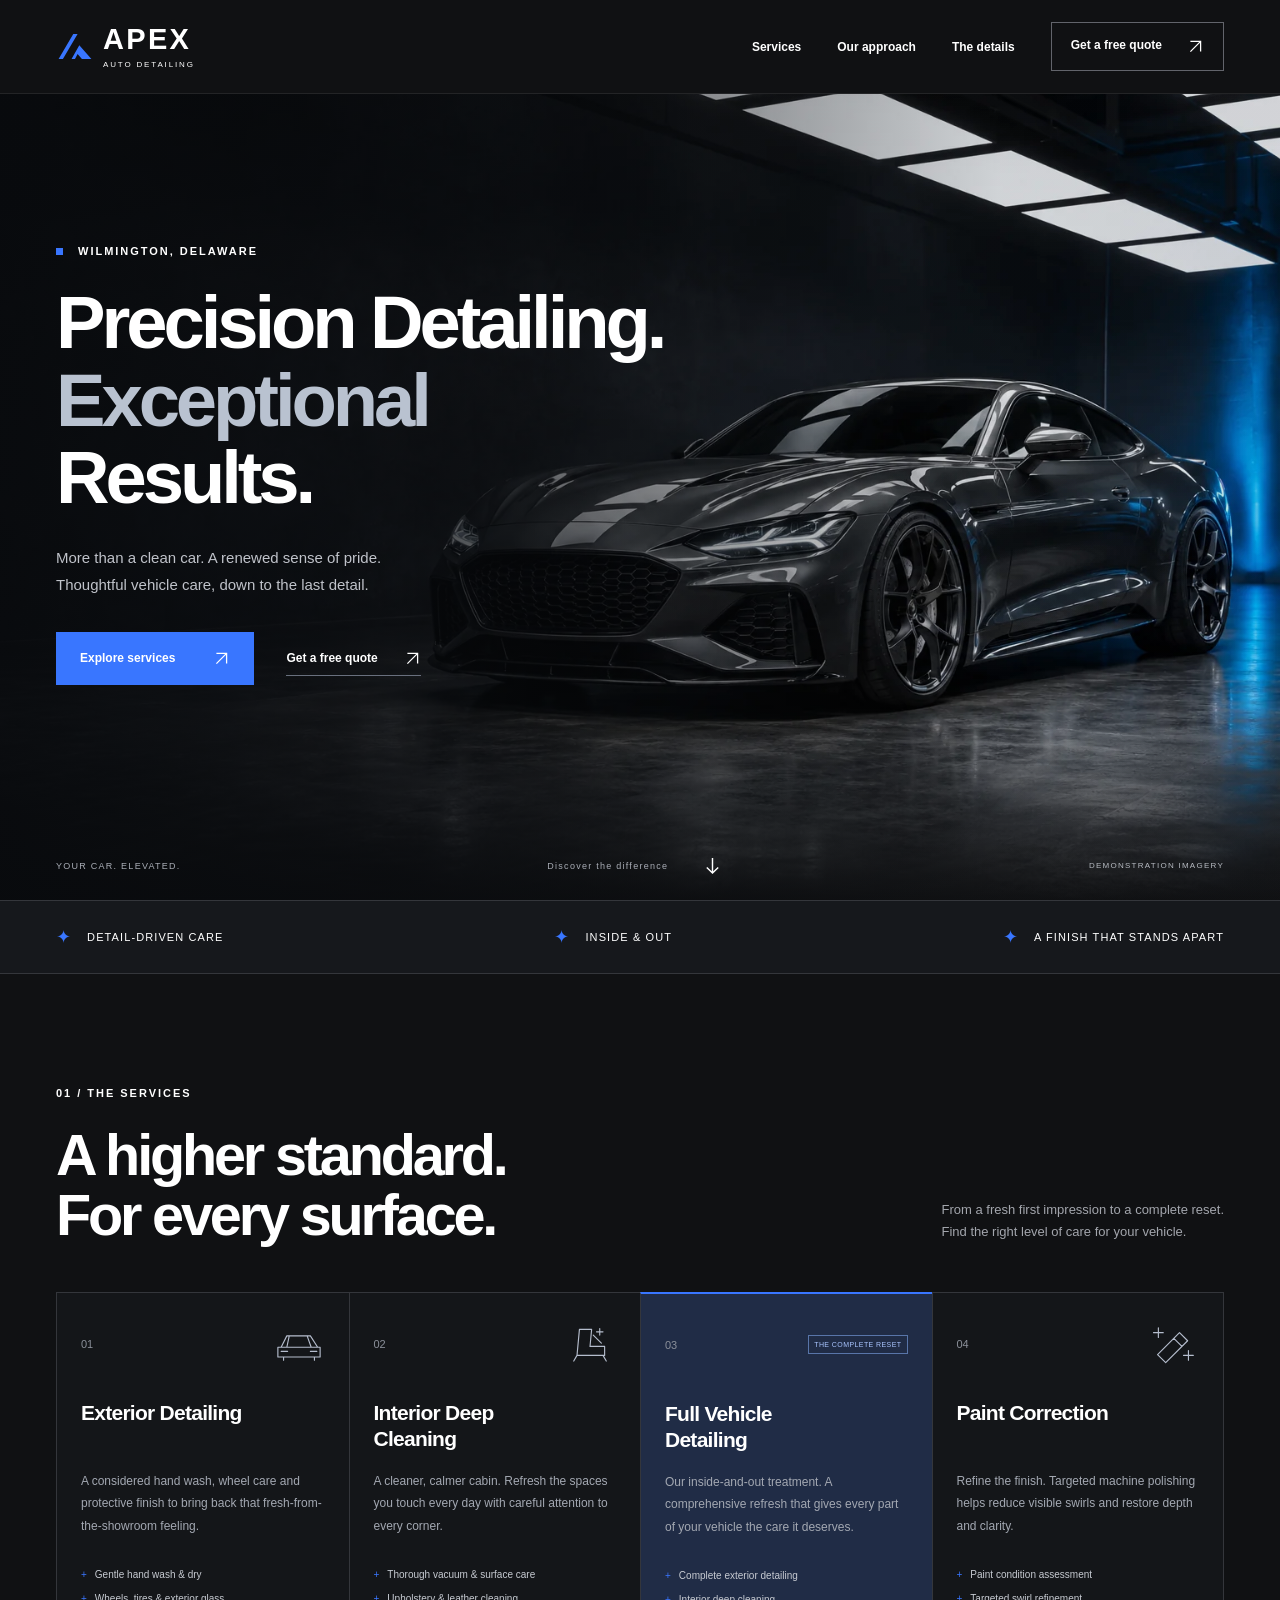
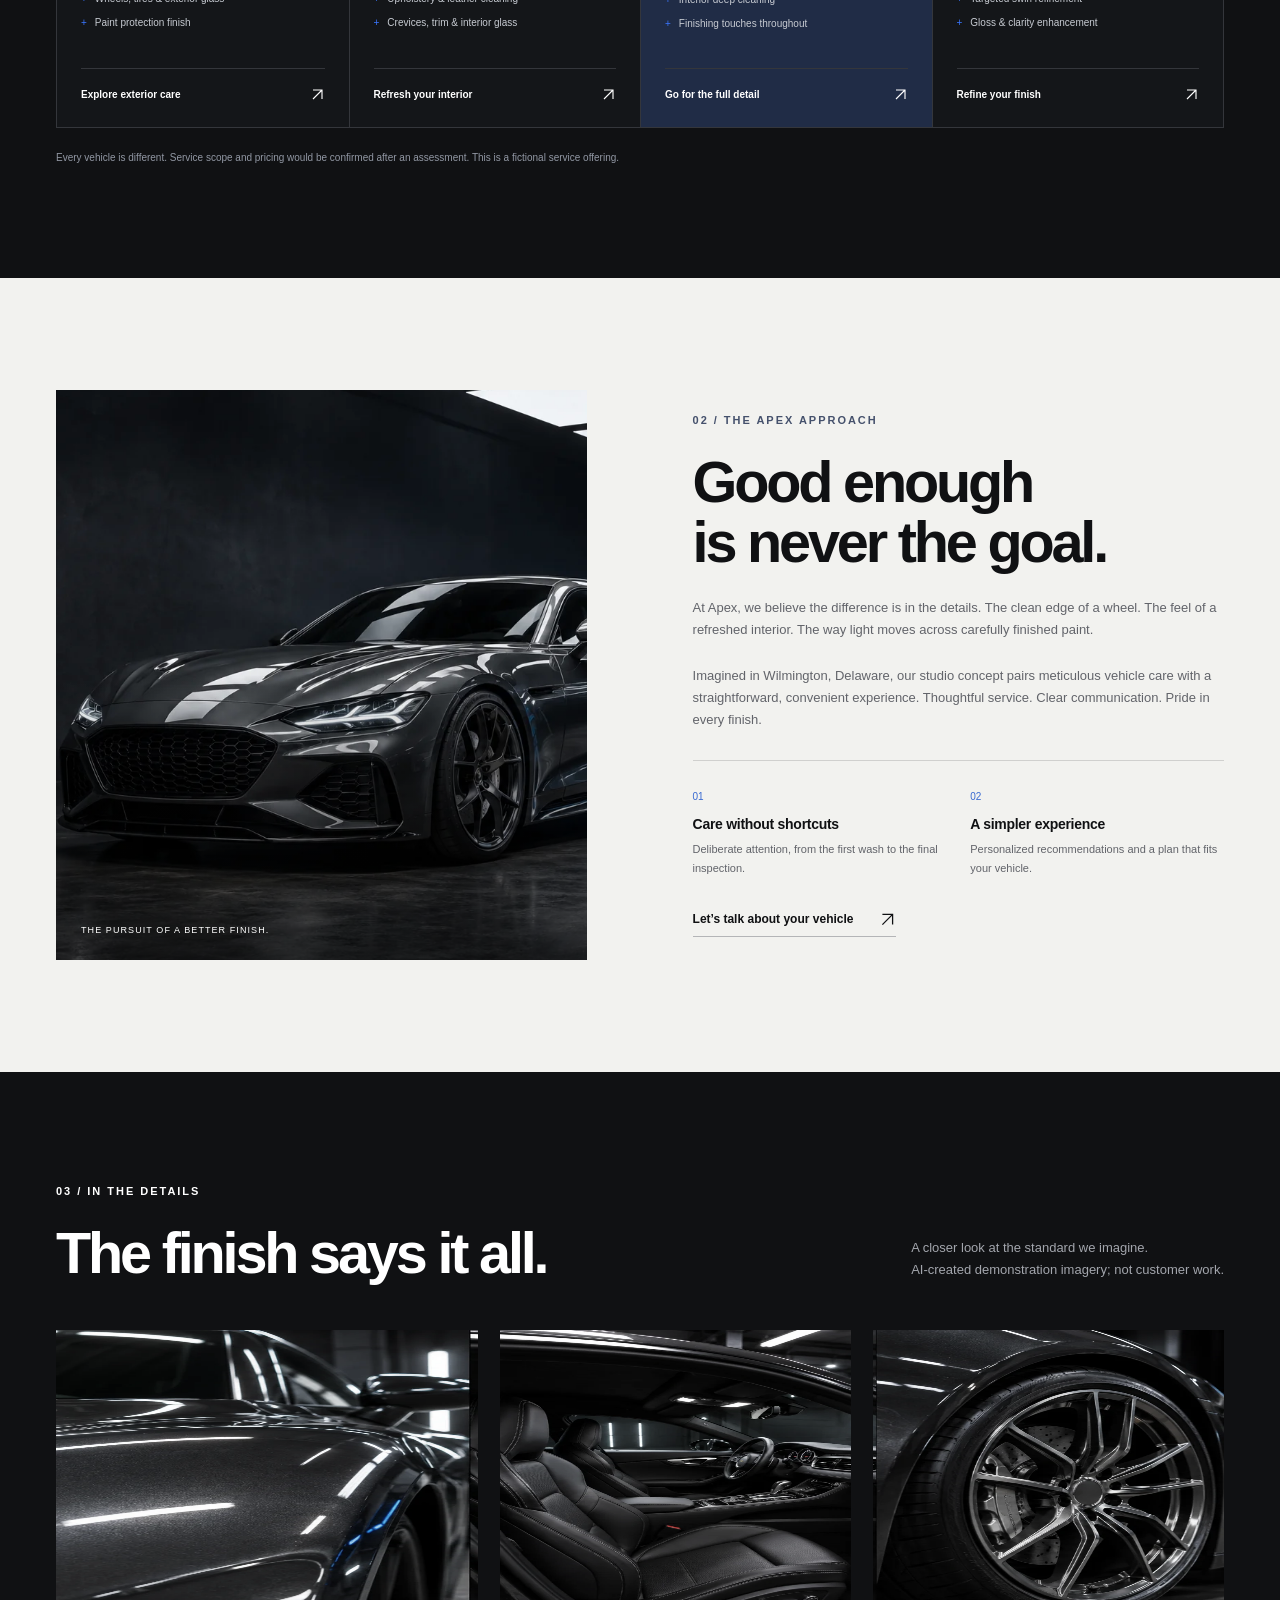
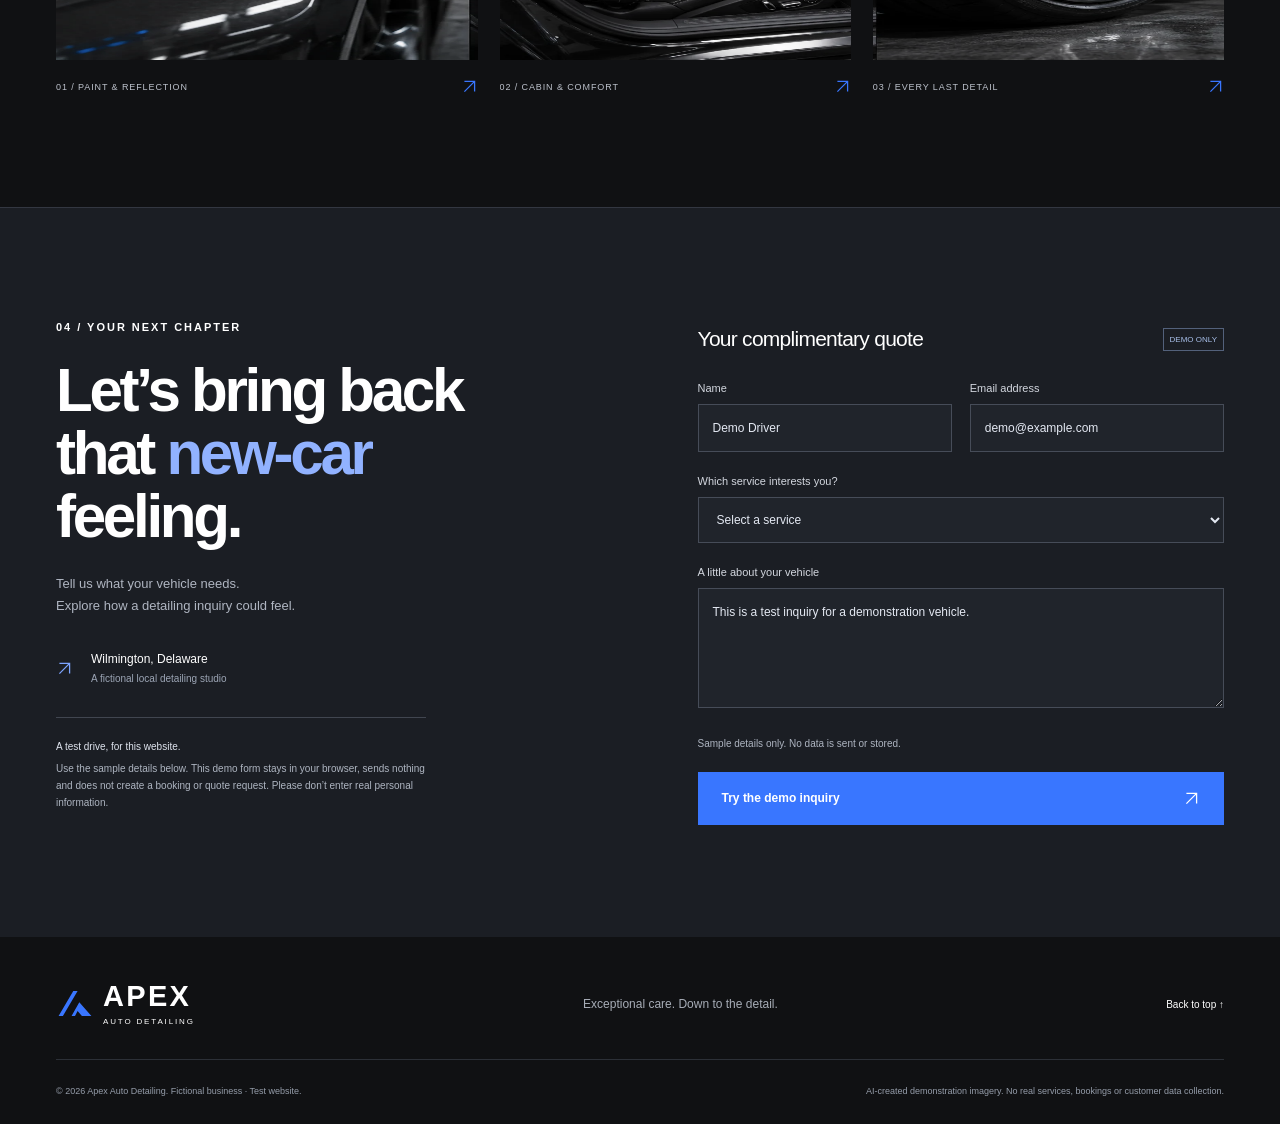
<file: index.html>
<!doctype html>
<html lang="en">
<head>
  <meta charset="utf-8">
  <meta name="viewport" content="width=device-width, initial-scale=1">
  <meta http-equiv="Content-Security-Policy" content="default-src 'self'; script-src 'self'; style-src 'self'; img-src 'self' data:; connect-src 'none'; form-action 'none'; base-uri 'none'; object-src 'none'">
  <meta name="theme-color" content="#101113">
  <meta name="description" content="Apex Auto Detailing — a fictional premium vehicle detailing studio in Wilmington, Delaware. Explore exterior care, interior cleaning, full detailing and paint correction in this demonstration website.">
  <title>Apex Auto Detailing | Precision Vehicle Care · Wilmington, DE</title>
  <link rel="icon" href="assets/favicon.svg" type="image/svg+xml">
  <link rel="preload" as="image" href="assets/hero.webp">
  <link rel="stylesheet" href="styles.css">
  <script src="script.js" defer></script>
</head>
<body>
<a class="skip-link" href="#main">Skip to content</a>
<header class="header">
  <a class="brand" href="#home" aria-label="Apex Auto Detailing home"><svg viewBox="0 0 44 36" aria-hidden="true"><path d="M3 32 20 3h5L8 32zm15 0 9-16 14 16H30l-5-6-3 6z"/></svg><span>APEX<small>AUTO DETAILING</small></span></a>
  <button class="menu-toggle" type="button" aria-expanded="false" aria-controls="navigation"><span class="menu-label">Menu</span><span class="menu-icon" aria-hidden="true"></span></button>
  <nav id="navigation" aria-label="Main navigation"><a href="#services">Services</a><a href="#about">Our approach</a><a href="#gallery">The details</a><a class="nav-cta" href="#contact">Get a free quote <span aria-hidden="true"><svg class="arrow-icon" viewBox="0 0 20 20" fill="none" stroke="currentColor" stroke-width="1.5" aria-hidden="true"><path d="M4 16 16 4M4 4h12v12"/></svg></span></a></nav>
</header>
<main id="main">
  <section class="hero" id="home" aria-labelledby="hero-title">
    <img class="hero-image" src="assets/hero.webp" alt="Graphite sports coupe under studio lighting, created for this demonstration" width="1536" height="1024" fetchpriority="high">
    <div class="hero-shade"></div>
    <div class="hero-content wrap"><p class="eyebrow"><span></span> WILMINGTON, DELAWARE</p><h1 id="hero-title">Precision Detailing.<br><span>Exceptional</span><br>Results.</h1><p class="hero-copy">More than a clean car. A renewed sense of pride.<br>Thoughtful vehicle care, down to the last detail.</p><div class="hero-actions"><a class="button blue" href="#services">Explore services <span aria-hidden="true"><svg class="arrow-icon" viewBox="0 0 20 20" fill="none" stroke="currentColor" stroke-width="1.5" aria-hidden="true"><path d="M4 16 16 4M4 4h12v12"/></svg></span></a><a class="text-link" href="#contact">Get a free quote <span aria-hidden="true"><svg class="arrow-icon" viewBox="0 0 20 20" fill="none" stroke="currentColor" stroke-width="1.5" aria-hidden="true"><path d="M4 16 16 4M4 4h12v12"/></svg></span></a></div></div>
    <div class="hero-bottom wrap"><span>YOUR CAR. ELEVATED.</span><a href="#services">Discover the difference <span aria-hidden="true"><svg class="arrow-icon" viewBox="0 0 20 20" fill="none" stroke="currentColor" stroke-width="1.5" aria-hidden="true"><path d="M10 2v16m-6-6 6 6 6-6"/></svg></span></a><span class="image-note">DEMONSTRATION IMAGERY</span></div>
  </section>
  <div class="quality-strip"><div class="wrap"><span><i aria-hidden="true">✦</i> Detail-driven care</span><span><i aria-hidden="true">✦</i> Inside & out</span><span><i aria-hidden="true">✦</i> A finish that stands apart</span></div></div>
  <section class="services section wrap" id="services" aria-labelledby="services-title"><div class="section-heading"><div><p class="eyebrow">01 / THE SERVICES</p><h2 id="services-title">A higher standard.<br>For every surface.</h2></div><p>From a fresh first impression to a complete reset.<br>Find the right level of care for your vehicle.</p></div>
  <div class="service-grid">
    <article class="service-card"><div class="card-top"><span>01</span><svg viewBox="0 0 64 48" aria-hidden="true"><path d="m10 28 7-14h29l9 14M6 28h52v12H6zM20 14l-3 14m25-14 5 14M13 40v4m38-4v4M10 33h8m28 0h8"/></svg></div><h3>Exterior Detailing</h3><p>A considered hand wash, wheel care and protective finish to bring back that fresh-from-the-showroom feeling.</p><ul><li>Gentle hand wash & dry</li><li>Wheels, tires & exterior glass</li><li>Paint protection finish</li></ul><a href="#contact" data-service="Exterior Detailing">Explore exterior care <span aria-hidden="true"><svg class="arrow-icon" viewBox="0 0 20 20" fill="none" stroke="currentColor" stroke-width="1.5" aria-hidden="true"><path d="M4 16 16 4M4 4h12v12"/></svg></span></a></article>
    <article class="service-card"><div class="card-top"><span>02</span><svg viewBox="0 0 64 48" aria-hidden="true"><path d="M19 6h15l-2 21h18v11H16l3-32Zm-3 32-4 7m36-7 4 7M36 13l10 10M44 5v8m-4-4h8"/></svg></div><h3>Interior Deep Cleaning</h3><p>A cleaner, calmer cabin. Refresh the spaces you touch every day with careful attention to every corner.</p><ul><li>Thorough vacuum & surface care</li><li>Upholstery & leather cleaning</li><li>Crevices, trim & interior glass</li></ul><a href="#contact" data-service="Interior Deep Cleaning">Refresh your interior <span aria-hidden="true"><svg class="arrow-icon" viewBox="0 0 20 20" fill="none" stroke="currentColor" stroke-width="1.5" aria-hidden="true"><path d="M4 16 16 4M4 4h12v12"/></svg></span></a></article>
    <article class="service-card featured"><div class="card-top"><span>03</span><span class="card-tag">THE COMPLETE RESET</span></div><h3>Full Vehicle Detailing</h3><p>Our inside-and-out treatment. A comprehensive refresh that gives every part of your vehicle the care it deserves.</p><ul><li>Complete exterior detailing</li><li>Interior deep cleaning</li><li>Finishing touches throughout</li></ul><a href="#contact" data-service="Full Vehicle Detailing">Go for the full detail <span aria-hidden="true"><svg class="arrow-icon" viewBox="0 0 20 20" fill="none" stroke="currentColor" stroke-width="1.5" aria-hidden="true"><path d="M4 16 16 4M4 4h12v12"/></svg></span></a></article>
    <article class="service-card"><div class="card-top"><span>04</span><svg viewBox="0 0 64 48" aria-hidden="true"><path d="m13 37 27-27 10 10-27 27zM33 17l10 10M14 4v12M8 10h12M51 32v12m-6-6h12"/></svg></div><h3>Paint Correction</h3><p>Refine the finish. Targeted machine polishing helps reduce visible swirls and restore depth and clarity.</p><ul><li>Paint condition assessment</li><li>Targeted swirl refinement</li><li>Gloss & clarity enhancement</li></ul><a href="#contact" data-service="Paint Correction">Refine your finish <span aria-hidden="true"><svg class="arrow-icon" viewBox="0 0 20 20" fill="none" stroke="currentColor" stroke-width="1.5" aria-hidden="true"><path d="M4 16 16 4M4 4h12v12"/></svg></span></a></article>
  </div><p class="section-note">Every vehicle is different. Service scope and pricing would be confirmed after an assessment. This is a fictional service offering.</p></section>
  <section class="about section" id="about" aria-labelledby="about-title"><div class="wrap about-grid"><div class="about-visual"><img src="assets/hero.webp" alt="Demonstration of a polished coupe with crisp studio reflections" loading="lazy" width="1536" height="1024"><span class="photo-caption">THE PURSUIT OF A BETTER FINISH.</span></div><div class="about-copy"><p class="eyebrow">02 / THE APEX APPROACH</p><h2 id="about-title">Good enough<br>is never the goal.</h2><p>At Apex, we believe the difference is in the details. The clean edge of a wheel. The feel of a refreshed interior. The way light moves across carefully finished paint.</p><p>Imagined in Wilmington, Delaware, our studio concept pairs meticulous vehicle care with a straightforward, convenient experience. Thoughtful service. Clear communication. Pride in every finish.</p><div class="approach-points"><div><span>01</span><h3>Care without shortcuts</h3><p>Deliberate attention, from the first wash to the final inspection.</p></div><div><span>02</span><h3>A simpler experience</h3><p>Personalized recommendations and a plan that fits your vehicle.</p></div></div><a class="text-link" href="#contact">Let’s talk about your vehicle <span aria-hidden="true"><svg class="arrow-icon" viewBox="0 0 20 20" fill="none" stroke="currentColor" stroke-width="1.5" aria-hidden="true"><path d="M4 16 16 4M4 4h12v12"/></svg></span></a></div></div></section>
  <section class="gallery section wrap" id="gallery" aria-labelledby="gallery-title"><div class="section-heading"><div><p class="eyebrow">03 / IN THE DETAILS</p><h2 id="gallery-title">The finish says it all.</h2></div><p>A closer look at the standard we imagine.<br>AI-created demonstration imagery; not customer work.</p></div><div class="gallery-grid"><figure><div class="gallery-photo detail-one" role="img" aria-label="Demonstration close-up of a glossy automotive body panel"></div><figcaption><span>01 / PAINT & REFLECTION</span><span aria-hidden="true"><svg class="arrow-icon" viewBox="0 0 20 20" fill="none" stroke="currentColor" stroke-width="1.5" aria-hidden="true"><path d="M4 16 16 4M4 4h12v12"/></svg></span></figcaption></figure><figure><div class="gallery-photo detail-two" role="img" aria-label="Demonstration of a clean premium automotive interior"></div><figcaption><span>02 / CABIN & COMFORT</span><span aria-hidden="true"><svg class="arrow-icon" viewBox="0 0 20 20" fill="none" stroke="currentColor" stroke-width="1.5" aria-hidden="true"><path d="M4 16 16 4M4 4h12v12"/></svg></span></figcaption></figure><figure><div class="gallery-photo detail-three" role="img" aria-label="Demonstration close-up of a detailed alloy wheel"></div><figcaption><span>03 / EVERY LAST DETAIL</span><span aria-hidden="true"><svg class="arrow-icon" viewBox="0 0 20 20" fill="none" stroke="currentColor" stroke-width="1.5" aria-hidden="true"><path d="M4 16 16 4M4 4h12v12"/></svg></span></figcaption></figure></div></section>
  <section class="contact section" id="contact" aria-labelledby="contact-title"><div class="wrap contact-grid"><div class="contact-copy"><p class="eyebrow">04 / YOUR NEXT CHAPTER</p><h2 id="contact-title">Let’s bring back<br>that <em>new-car</em><br>feeling.</h2><p>Tell us what your vehicle needs.<br>Explore how a detailing inquiry could feel.</p><div class="location"><span aria-hidden="true"><svg class="arrow-icon" viewBox="0 0 20 20" fill="none" stroke="currentColor" stroke-width="1.5" aria-hidden="true"><path d="M4 16 16 4M4 4h12v12"/></svg></span><div>Wilmington, Delaware<small>A fictional local detailing studio</small></div></div><p class="demo-notice"><strong>A test drive, for this website.</strong> Use the sample details below. This demo form stays in your browser, sends nothing and does not create a booking or quote request. Please don’t enter real personal information.</p></div>
  <form id="quote-form" class="quote-form"><div class="form-heading"><h3>Your complimentary quote</h3><span>DEMO ONLY</span></div><div class="form-row"><div class="field"><label for="name">Name</label><input id="name" type="text" value="Demo Driver" maxlength="80" required autocomplete="off" aria-describedby="form-note"></div><div class="field"><label for="email">Email address</label><input id="email" type="email" value="demo@example.com" maxlength="160" required autocomplete="off"></div></div><div class="field"><label for="service">Which service interests you?</label><select id="service" required><option value="">Select a service</option><option>Exterior Detailing</option><option>Interior Deep Cleaning</option><option>Full Vehicle Detailing</option><option>Paint Correction</option><option>Help me choose</option></select></div><div class="field"><label for="message">A little about your vehicle</label><textarea id="message" rows="4" maxlength="1500" placeholder="For example: A demo sedan looking for a complete refresh." required>This is a test inquiry for a demonstration vehicle.</textarea></div><p id="form-note" class="form-note">Sample details only. No data is sent or stored.</p><button class="button blue" type="submit" disabled>Try the demo inquiry <span aria-hidden="true"><svg class="arrow-icon" viewBox="0 0 20 20" fill="none" stroke="currentColor" stroke-width="1.5" aria-hidden="true"><path d="M4 16 16 4M4 4h12v12"/></svg></span></button><noscript><p class="form-note">JavaScript is required for the local demo confirmation. This form cannot send an inquiry.</p></noscript><div id="form-result" class="form-result" role="status" aria-live="polite" tabindex="-1" hidden><strong>Demo complete. Looking sharp.</strong><p>Your sample inquiry passed validation. Nothing was sent or stored, and no booking was made.</p><button class="reset-button" type="button" id="reset-demo">Try another demo <span aria-hidden="true"><svg class="arrow-icon" viewBox="0 0 20 20" fill="none" stroke="currentColor" stroke-width="1.5" aria-hidden="true"><path d="M4 16 16 4M4 4h12v12"/></svg></span></button></div></form></div></section>
</main>
<footer class="footer wrap"><div class="footer-top"><a class="brand" href="#home" aria-label="Apex Auto Detailing back to top"><svg viewBox="0 0 44 36" aria-hidden="true"><path d="M3 32 20 3h5L8 32zm15 0 9-16 14 16H30l-5-6-3 6z"/></svg><span>APEX<small>AUTO DETAILING</small></span></a><p>Exceptional care. Down to the detail.</p><a href="#home">Back to top <span aria-hidden="true">↑</span></a></div><div class="footer-bottom"><p>© <span id="year">2026</span> Apex Auto Detailing. Fictional business · Test website.</p><p>AI-created demonstration imagery. No real services, bookings or customer data collection.</p></div></footer>
</body>
</html>
</file>
<file: styles.css>
@charset "UTF-8";
:root{--black:#101113;--panel:#191b1f;--muted:#a3a6ad;--blue:#3976ff;--paper:#f2f2ef;--line:#34363b;--white:#fff;--max:1280px}*{box-sizing:border-box}html{scroll-behavior:smooth;scroll-padding-top:95px}body{margin:0;background:var(--black);color:white;font-family:Arial,Helvetica,sans-serif;-webkit-font-smoothing:antialiased}a{color:inherit;text-decoration:none}button,input,select,textarea{font:inherit}button,a,input,select,textarea{-webkit-tap-highlight-color:transparent}button{cursor:pointer}a:focus-visible,button:focus-visible,input:focus-visible,textarea:focus-visible,select:focus-visible{outline:3px solid #8ab0ff;outline-offset:5px}img{display:block;width:100%;object-fit:cover}svg{display:block}p{line-height:1.7}h1,h2,h3,p,figure{margin:0}h1,h2{letter-spacing:-.055em;line-height:1.04}h2{font-size:clamp(38px,4.5vw,62px);font-weight:600}h3{letter-spacing:-.035em}::selection{background:var(--blue);color:white}.wrap{width:min(var(--max),calc(100% - 112px));margin-inline:auto}.section{padding-block:112px}.eyebrow{font-size:11px;letter-spacing:.18em;font-weight:700;line-height:1.4;margin-bottom:25px}.eyebrow>span{display:inline-block;width:7px;height:7px;background:var(--blue);margin-right:10px}.skip-link{position:fixed;top:-100px;left:20px;z-index:100;background:var(--blue);padding:15px}.skip-link:focus{top:10px}.header{height:94px;display:flex;align-items:center;justify-content:space-between;padding-inline:56px;position:relative;z-index:20;background:var(--black);border-bottom:1px solid #ffffff14}.brand{display:inline-flex;gap:9px;align-items:center}.brand svg{width:38px;height:38px;fill:var(--blue)}.brand>span{font-size:29px;letter-spacing:.08em;font-weight:800;line-height:1}.brand small{display:block;font-size:8px;letter-spacing:.23em;margin-top:7px;font-weight:500}.header nav{display:flex;align-items:center;gap:36px;font-size:12px;font-weight:600}.header nav>a:not(.nav-cta){padding-block:14px;transition:color .2s}.header nav>a:hover{color:#8aafff}.nav-cta{padding:15px 19px;border:1px solid #62646b;display:flex;gap:25px;transition:background .2s}.nav-cta:hover{background:#252932}.menu-toggle{display:none}.hero{min-height:720px;height:calc(100svh - 94px);max-height:960px;position:relative;display:flex;align-items:center;isolation:isolate;overflow:hidden}.hero-image{position:absolute;inset:0;width:100%;height:100%;z-index:-3;object-position:70% 60%}.hero-shade{position:absolute;inset:0;z-index:-2;background:linear-gradient(90deg,rgba(8,10,13,.94) 0%,rgba(8,10,13,.72) 33%,rgba(8,10,13,.06) 78%),linear-gradient(0deg,#101113 0%,transparent 22%,rgba(0,0,0,.08) 80%)}.hero-content{padding-block:45px 110px;animation:enter .9s both}.hero h1{font-size:clamp(50px,5.8vw,86px);max-width:880px;line-height:1.04;font-weight:600}.hero h1>span{color:#b9c2d0}.hero-copy{font-size:15px;color:#c0c3ca;margin-top:28px;line-height:1.8}.hero-actions{display:flex;align-items:center;gap:32px;margin-top:34px}.button{display:inline-flex;align-items:center;justify-content:space-between;gap:38px;padding:18px 24px;border:0;font-size:12px;font-weight:700;line-height:1.4;transition:background .2s,transform .2s}.button.blue{background:var(--blue);color:white}.button.blue:hover{background:#225bdd;transform:translateY(-2px)}.button span,.text-link span{font-size:18px;font-weight:400}.text-link{display:inline-flex;align-items:center;gap:26px;font-size:12px;font-weight:600;padding-block:8px;border-bottom:1px solid #69707e;transition:color .2s}.text-link:hover{color:#92b5ff}.hero-bottom{position:absolute;bottom:25px;left:0;right:0;display:flex;align-items:center;justify-content:space-between;font-size:9px;letter-spacing:.14em;color:#a9adb6}.hero-bottom>a{display:flex;gap:35px;align-items:center}.hero-bottom>a span{font-size:21px;color:white}.hero-bottom .image-note{font-size:8px;color:#b7bbc2}.quality-strip{border-block:1px solid var(--line);background:#16181c}.quality-strip>.wrap{display:flex;align-items:center;justify-content:space-between;gap:24px;padding-block:25px}.quality-strip span{display:flex;align-items:center;gap:15px;font-size:11px;letter-spacing:.1em;text-transform:uppercase}.quality-strip i{font-style:normal;color:var(--blue);font-size:18px}.section-heading{display:flex;justify-content:space-between;align-items:flex-end;gap:32px;margin-bottom:46px}.section-heading>p{font-size:13px;color:var(--muted);padding-bottom:3px;max-width:350px}.service-grid{display:grid;grid-template-columns:repeat(4,1fr);border:1px solid var(--line)}.service-card{padding:28px 24px 25px;display:flex;flex-direction:column;background:#141619;transition:background .3s;position:relative;min-width:0}.service-card+.service-card{border-left:1px solid var(--line)}.service-card:hover{background:#1d2026}.card-top{display:flex;justify-content:space-between;align-items:center;height:45px;margin-bottom:34px;color:#8b909a;font-size:11px}.card-top svg{width:52px;height:42px;fill:none;stroke:#b5bdcd;stroke-width:1.4;stroke-linejoin:round;stroke-linecap:round}.service-card h3{font-size:21px;line-height:1.25;margin-bottom:17px;max-width:175px;min-height:53px}.service-card>p{font-size:12px;color:#a3a8b2;line-height:1.85;margin-bottom:26px}.service-card ul{list-style:none;padding:0;margin:0 0 32px;font-size:10px;line-height:2.4;color:#c7cbd2}.service-card li:before{content:'+';color:var(--blue);margin-right:8px}.service-card>a{display:flex;align-items:center;justify-content:space-between;font-size:10px;font-weight:600;margin-top:auto;padding-top:18px;border-top:1px solid var(--line);gap:10px}.service-card>a span{font-size:18px}.service-card>a:hover{color:#96b5ff}.service-card.featured{background:#202c46;border-top:2px solid var(--blue);margin-top:-1px}.featured .card-tag{font-size:7px;letter-spacing:.06em;color:#a9c5ff;border:1px solid #5875a9;padding:5px}.section-note{color:#9298a4;font-size:10px;margin-top:21px}.about{background:var(--paper);color:var(--black)}.about-grid{display:grid;grid-template-columns:1fr 1fr;gap:9%;align-items:center}.about-visual{height:570px;position:relative;overflow:hidden;background:#181b20}.about-visual img{height:100%;object-position:69% 50%;transform:scale(1.3)}.about-visual:after{content:'';position:absolute;inset:50% 0 0;background:linear-gradient(transparent,#000a)}.photo-caption{position:absolute;bottom:25px;left:25px;z-index:1;font-size:9px;letter-spacing:.12em;color:white}.about-copy>.eyebrow{color:#45516c}.about-copy>p:not(.eyebrow){font-size:13px;color:#62646a;margin-top:24px}.about-copy .text-link{margin-top:25px;border-color:#b4b5b7}.about-copy .text-link:hover{color:#225bdd}.approach-points{border-top:1px solid #d0d0ce;margin-top:29px;padding-top:25px;display:grid;grid-template-columns:1fr 1fr;gap:24px}.approach-points span{font-size:10px;color:#3869d1}.approach-points h3{font-size:14px;margin-block:12px 8px;letter-spacing:-.02em}.approach-points p{font-size:11px;line-height:1.7;color:#62646a}.gallery-grid{display:grid;grid-template-columns:1.2fr 1fr 1fr;gap:22px}.gallery-grid figure{min-width:0;overflow:hidden}.gallery-photo{height:330px;background-image:url('assets/details.webp');background-size:300% 100%;background-repeat:no-repeat;transition:filter .4s,background-size .6s;filter:saturate(.7)}.detail-one{background-position:0% 50%}.detail-two{background-position:50% 50%}.detail-three{background-position:100% 50%}.gallery-grid figure:hover .gallery-photo{filter:saturate(1.1) brightness(1.1)}.gallery-grid figcaption{display:flex;justify-content:space-between;align-items:center;padding-top:18px;font-size:9px;letter-spacing:.1em;color:#bdc2cc}.gallery-grid figcaption>span:last-child{font-size:19px;color:var(--blue)}.contact{background:#1b1e24;border-top:1px solid #333741}.contact-grid{display:grid;grid-template-columns:1fr 1.05fr;gap:12%}.contact h2{font-size:clamp(42px,4.7vw,66px)}.contact h2 em{font-style:normal;color:#91b2ff}.contact-copy>p:not(.eyebrow):not(.demo-notice){color:#afb5c1;font-size:13px;margin-top:25px}.location{display:flex;align-items:center;gap:18px;margin-top:35px;font-size:12px}.location>span{font-size:24px;color:#7da4ff}.location small{display:block;font-size:10px;color:#9ca5b5;margin-top:7px}.demo-notice{font-size:10px;color:#aeb5c1;border-top:1px solid #414650;margin-top:33px;padding-top:20px;max-width:370px}.demo-notice strong{display:block;color:#e0e5ef;margin-bottom:5px;font-weight:500}.quote-form{padding-top:7px}.form-heading{display:flex;align-items:center;justify-content:space-between;gap:10px;margin-bottom:31px}.form-heading h3{font-size:21px;font-weight:500}.form-heading>span{font-size:8px;color:#a8bfe9;border:1px solid #53617b;padding:6px;white-space:nowrap}.form-row{display:grid;grid-template-columns:1fr 1fr;gap:18px}.field{margin-bottom:23px}.field label{display:block;font-size:11px;color:#d3d7df;margin-bottom:10px}input,select,textarea{width:100%;border:1px solid #464c58;background:#20242b;color:#e3e8f2;border-radius:0;padding:14px;font-size:12px;line-height:1.5;min-height:46px}input:hover,select:hover,textarea:hover{border-color:#8592a8}textarea{resize:vertical;min-height:120px}textarea::placeholder{color:#939dad}select{color-scheme:dark}option{background:#20242b}.form-note{font-size:10px;color:#aeb5c1;margin:0 0 20px}.quote-form>.button{width:100%;text-align:left}.form-result{margin-top:20px;padding:22px;border:1px solid #6b91da;background:#26354d}.form-result strong{font-size:18px;letter-spacing:-.02em}.form-result p{font-size:12px;margin-top:8px;color:#c8d4e9}.reset-button{margin-top:16px;border:0;border-bottom:1px solid #8398bb;padding:5px 0;background:none;color:#fff;font-size:12px}.footer{padding-block:45px 25px}.footer-top{display:flex;align-items:center;justify-content:space-between;gap:25px;padding-bottom:33px}.footer-top>p{font-size:12px;color:#a7adb7}.footer-top>a:last-child{font-size:10px}.footer-bottom{display:flex;justify-content:space-between;gap:25px;border-top:1px solid #2c3037;padding-top:23px;font-size:9px;color:#959daa}.footer-bottom p{line-height:1.8}[hidden]{display:none!important}@keyframes enter{from{opacity:0;transform:translateY(14px)}to{opacity:1;transform:translateY(0)}}
@media(min-width:1600px){.header{padding-inline:max(56px,calc((100vw - 1392px)/2))}}@media(max-width:1100px){.wrap{width:calc(100% - 64px)}.header{padding-inline:32px}.header nav{gap:24px}.hero{min-height:670px;max-height:820px}.hero h1{font-size:68px}.service-grid{grid-template-columns:repeat(2,1fr)}.service-card{padding:28px}.service-card:nth-child(3){border-left:0}.service-card:nth-child(n+3){border-top:1px solid var(--line)}.service-card.featured{margin-top:0;border-top:2px solid var(--blue)}.service-card h3{max-width:none;min-height:0}.card-top{margin-bottom:25px}.about-grid{gap:6%}.about-visual{height:580px}.gallery-photo{height:280px}.contact-grid{gap:7%}.form-heading h3{font-size:18px}}@media(max-width:760px){.wrap{width:calc(100% - 40px)}.section{padding-block:72px}.header{height:78px;padding-inline:20px}.brand>span{font-size:25px}.brand svg{width:33px}.brand small{font-size:7px}.menu-toggle{display:flex;align-items:center;gap:14px;color:white;background:none;border:1px solid #555b67;padding:11px 13px;font-size:11px}.menu-icon{width:16px;height:10px;border-block:1px solid white}.header nav{display:none;position:absolute;left:0;right:0;top:78px;background:#171a20;border-bottom:1px solid #414650;padding:24px 20px;gap:10px}.header nav.is-open{display:flex;flex-direction:column;align-items:stretch}.header nav>a{padding:14px!important}.nav-cta{margin-top:5px;justify-content:space-between}.hero{height:auto;min-height:720px;max-height:none;align-items:flex-start}.hero-image{object-position:68% 50%}.hero-shade{background:linear-gradient(90deg,#080a0de6,#080a0d55),linear-gradient(0deg,#101113 0%,transparent 60%)}.hero-content{padding-top:80px;padding-bottom:130px}.hero h1{font-size:clamp(43px,8.8vw,65px);letter-spacing:-.055em}.hero-copy{font-size:13px;max-width:290px}.hero-actions{gap:20px;flex-wrap:wrap;margin-top:30px}.button{padding:17px 20px;gap:24px}.hero-bottom{font-size:8px;gap:20px;bottom:23px;align-items:flex-end}.hero-bottom>a{display:none}.hero-bottom .image-note{font-size:7px;max-width:100px;text-align:right;line-height:1.8}.quality-strip>.wrap{padding-block:22px;gap:15px;flex-wrap:wrap;justify-content:center}.quality-strip span{font-size:8px;gap:9px}.quality-strip i{font-size:13px}.section-heading{display:block;margin-bottom:32px}.section-heading>p{margin-top:23px;max-width:100%;font-size:12px}.eyebrow{font-size:9px;margin-bottom:20px}h2{font-size:42px}.service-grid{grid-template-columns:1fr 1fr}.service-card{padding:24px 19px}.service-card h3{font-size:21px;min-height:53px}.service-card>p{font-size:11px}.service-card ul{font-size:9px}.service-card>a{font-size:9px}.card-tag{max-width:95px;line-height:1.5}.section-note{font-size:9px;line-height:1.8}.about-grid{grid-template-columns:1fr;gap:42px}.about-visual{height:360px}.about-visual img{object-position:70% 60%;transform:scale(1.15)}.about-copy>p:not(.eyebrow){font-size:13px}.approach-points{gap:25px}.gallery-grid{grid-template-columns:1fr;gap:30px}.gallery-photo{height:350px}.gallery-grid figcaption{font-size:9px;padding-top:13px}.contact-grid{grid-template-columns:1fr;gap:42px}.contact h2{font-size:50px}.contact-copy .demo-notice{max-width:none}.form-heading h3{font-size:22px}.footer-top{flex-wrap:wrap;gap:25px}.footer-top>p{order:3;width:100%}.footer-bottom{flex-direction:column;gap:10px}.footer-top>a:last-child{margin-left:auto}.footer{padding-top:38px}}@media(max-width:400px){.service-grid{grid-template-columns:1fr}.service-card+.service-card{border-left:0;border-top:1px solid var(--line)}.service-card h3{min-height:0;max-width:none}.service-card ul{font-size:11px}.service-card>a{font-size:11px}.card-top{margin-bottom:20px}.form-row{grid-template-columns:1fr;gap:0}.hero-actions{gap:17px}.hero h1{font-size:41px}.gallery-photo{height:300px}.quality-strip span{font-size:7px}.form-heading h3{font-size:19px}}@media(prefers-reduced-motion:reduce){html{scroll-behavior:auto}*,*:before,*:after{animation:none!important;transition:none!important}}
.arrow-icon{width:17px;height:17px;flex-shrink:0}.hero-bottom .arrow-icon{width:19px;height:19px}.location>.arrow-icon{color:#7da4ff;width:24px;height:24px}.service-card>a .arrow-icon{width:15px;height:15px}.gallery-grid figcaption .arrow-icon{color:var(--blue)}
</file>
